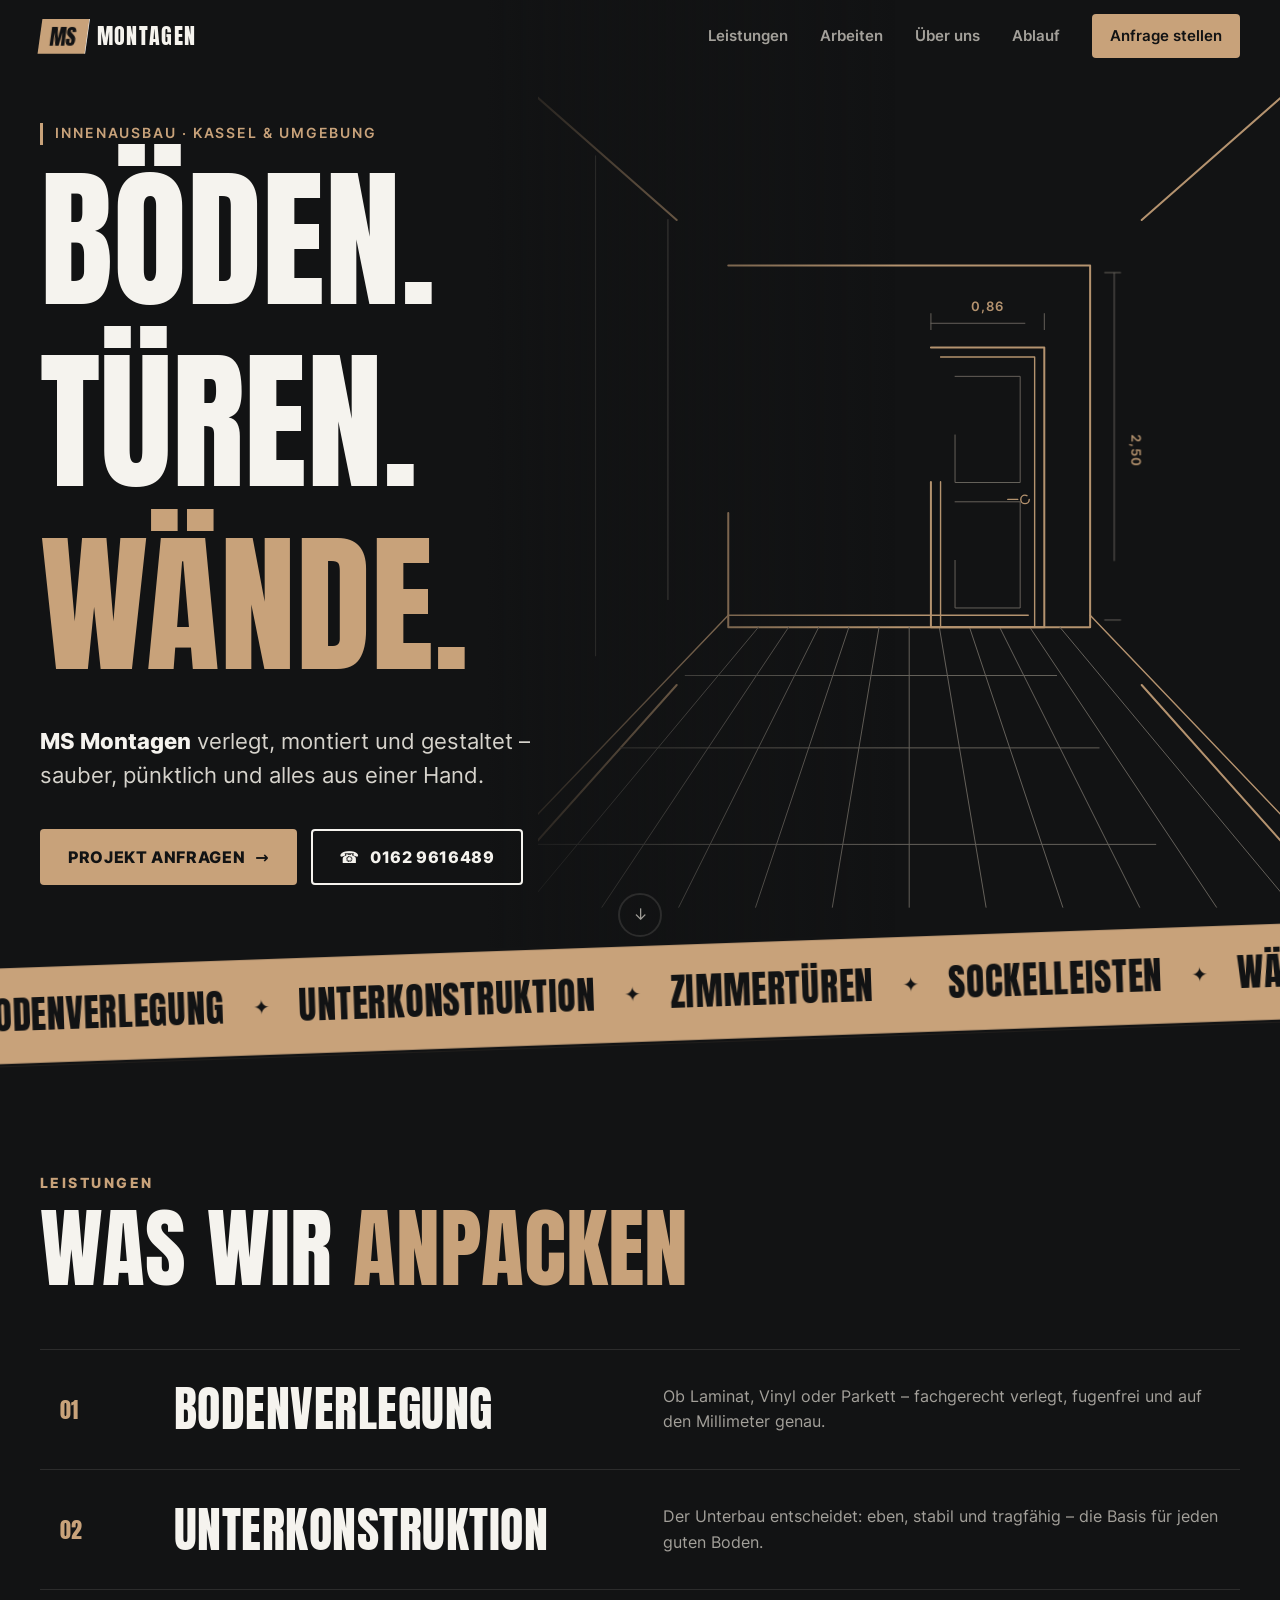
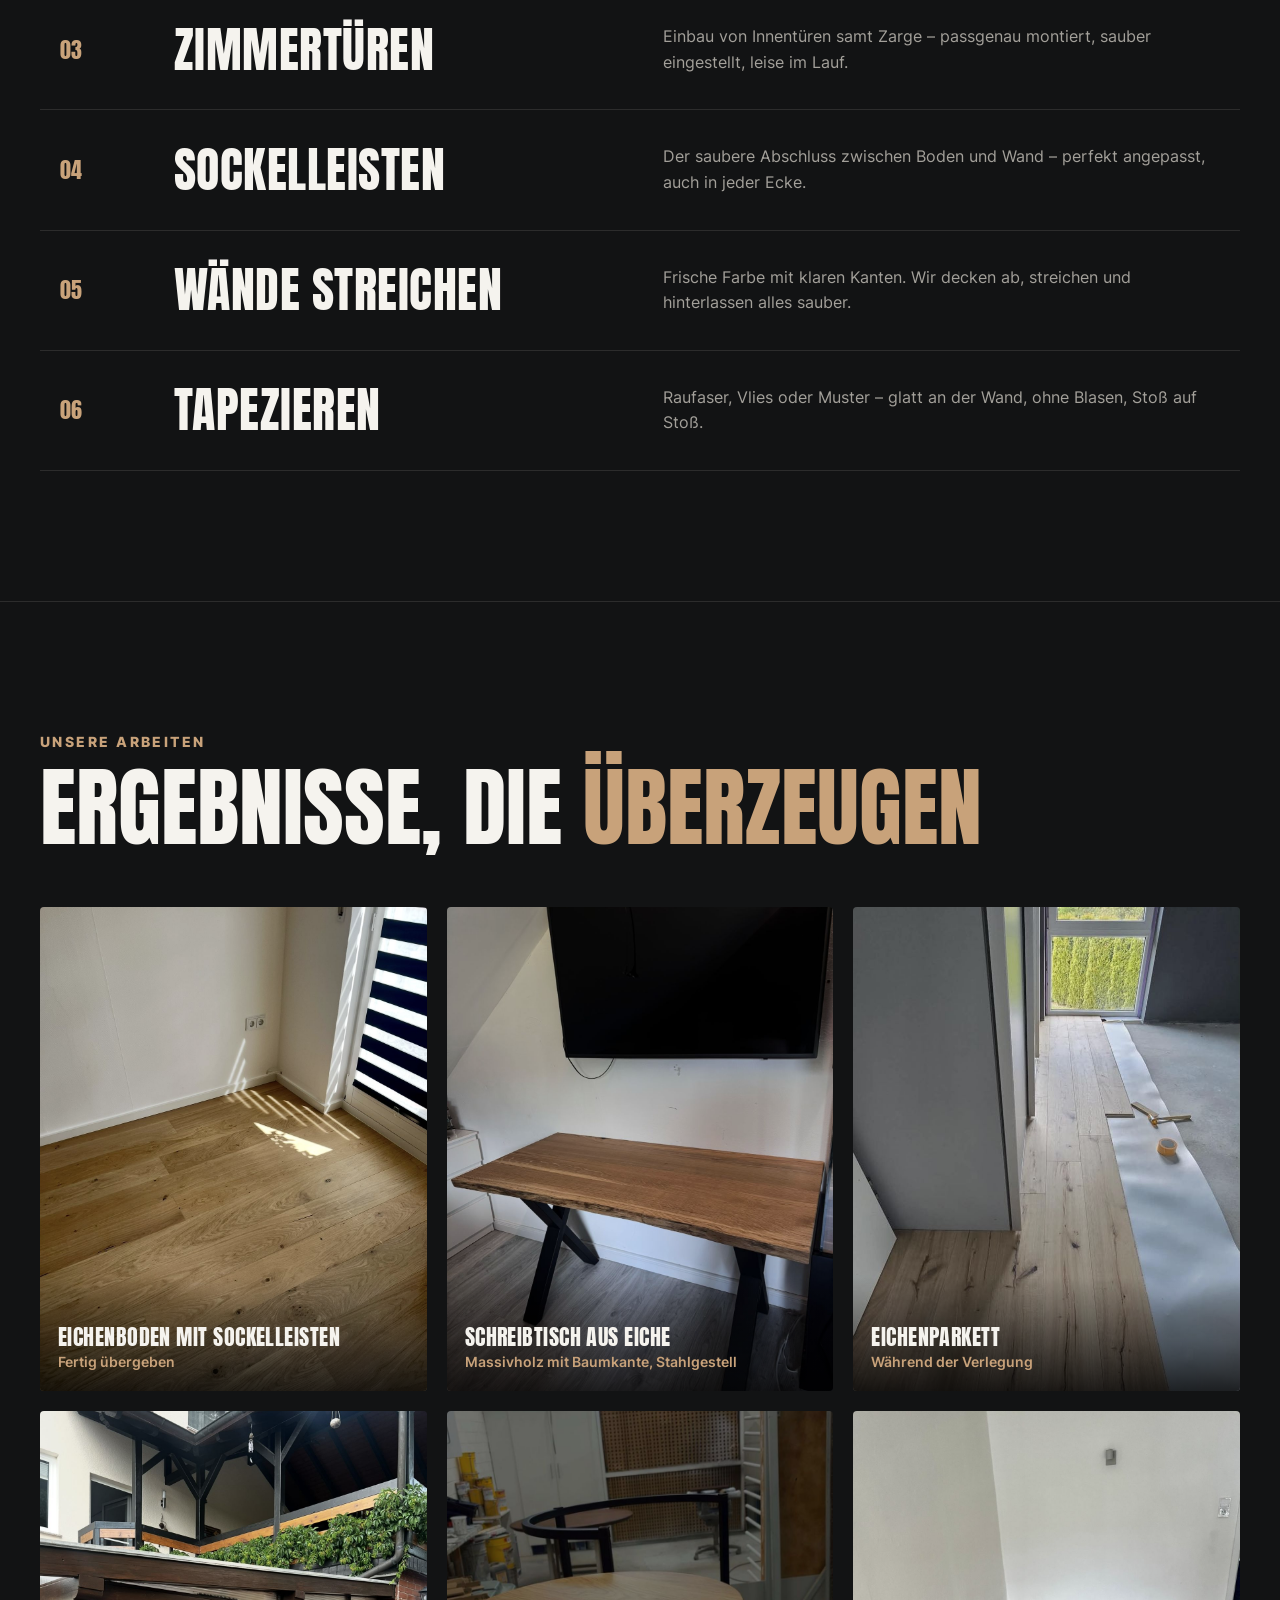
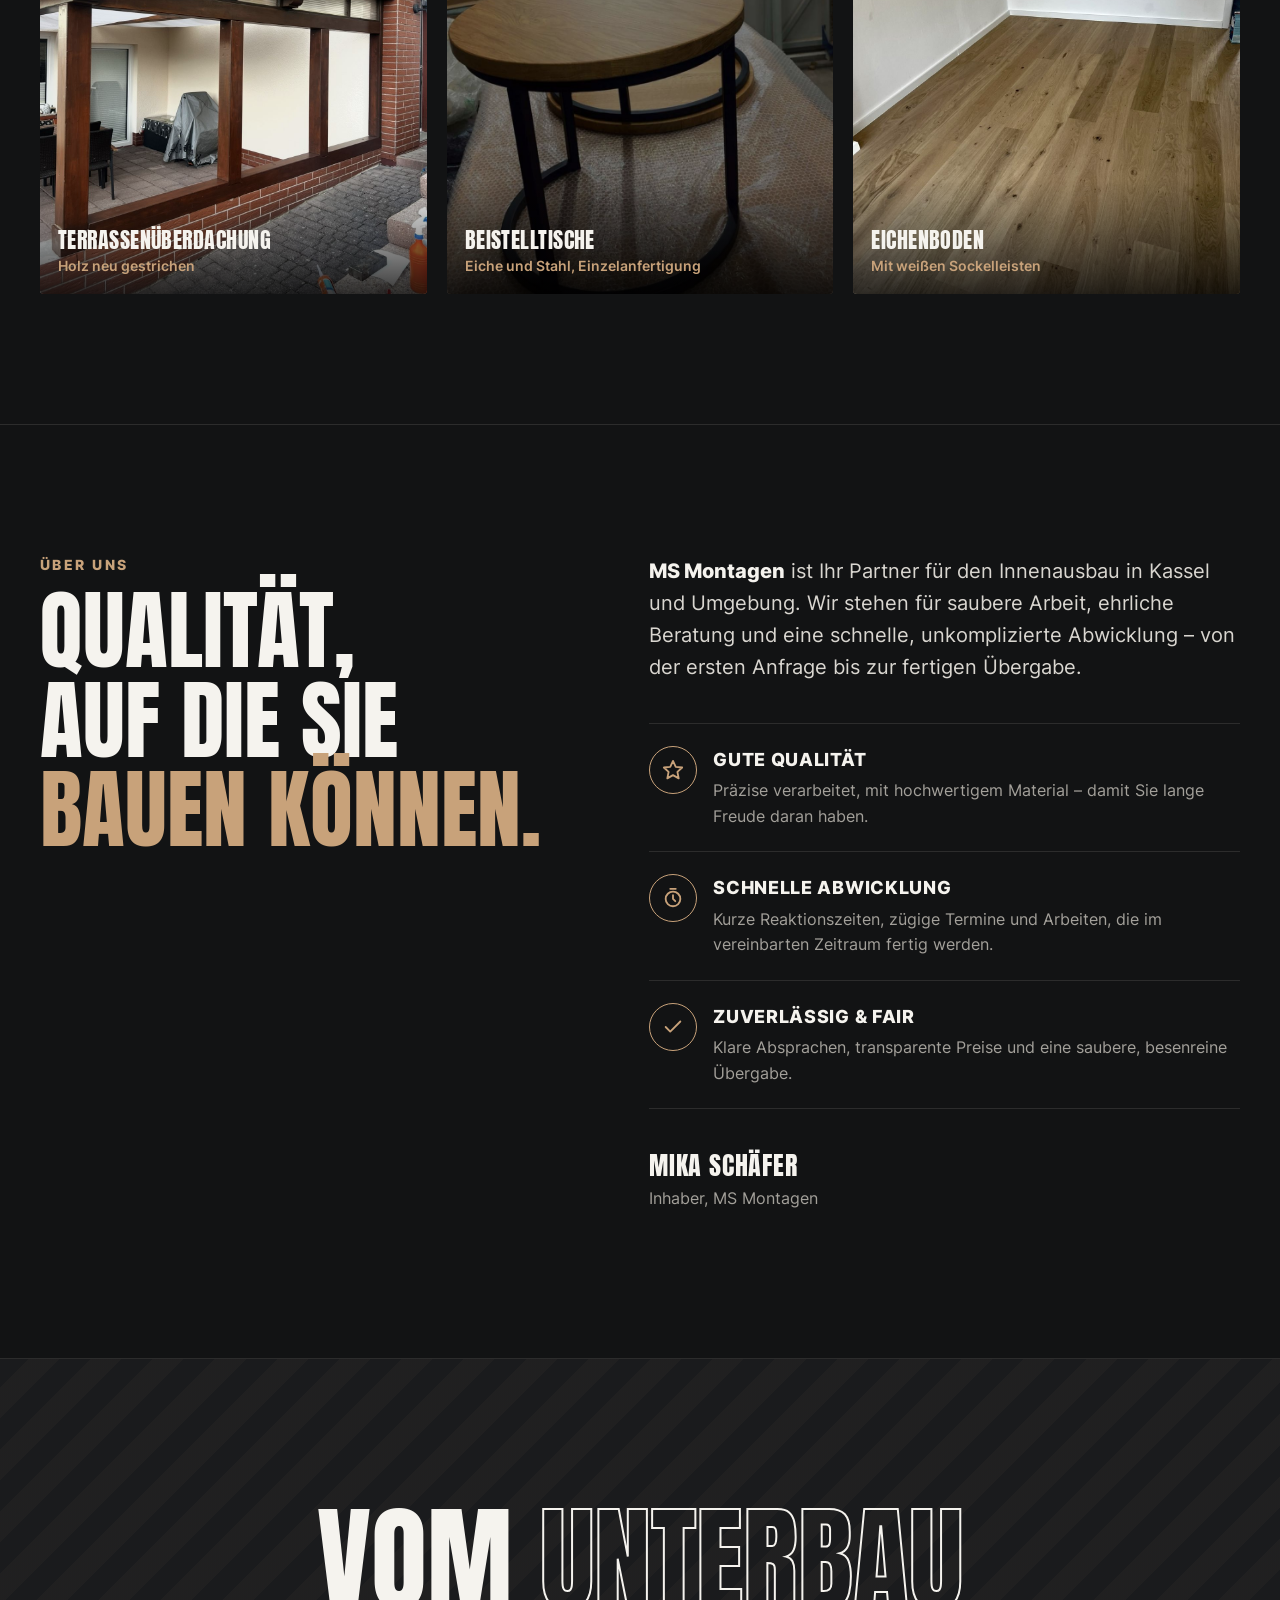
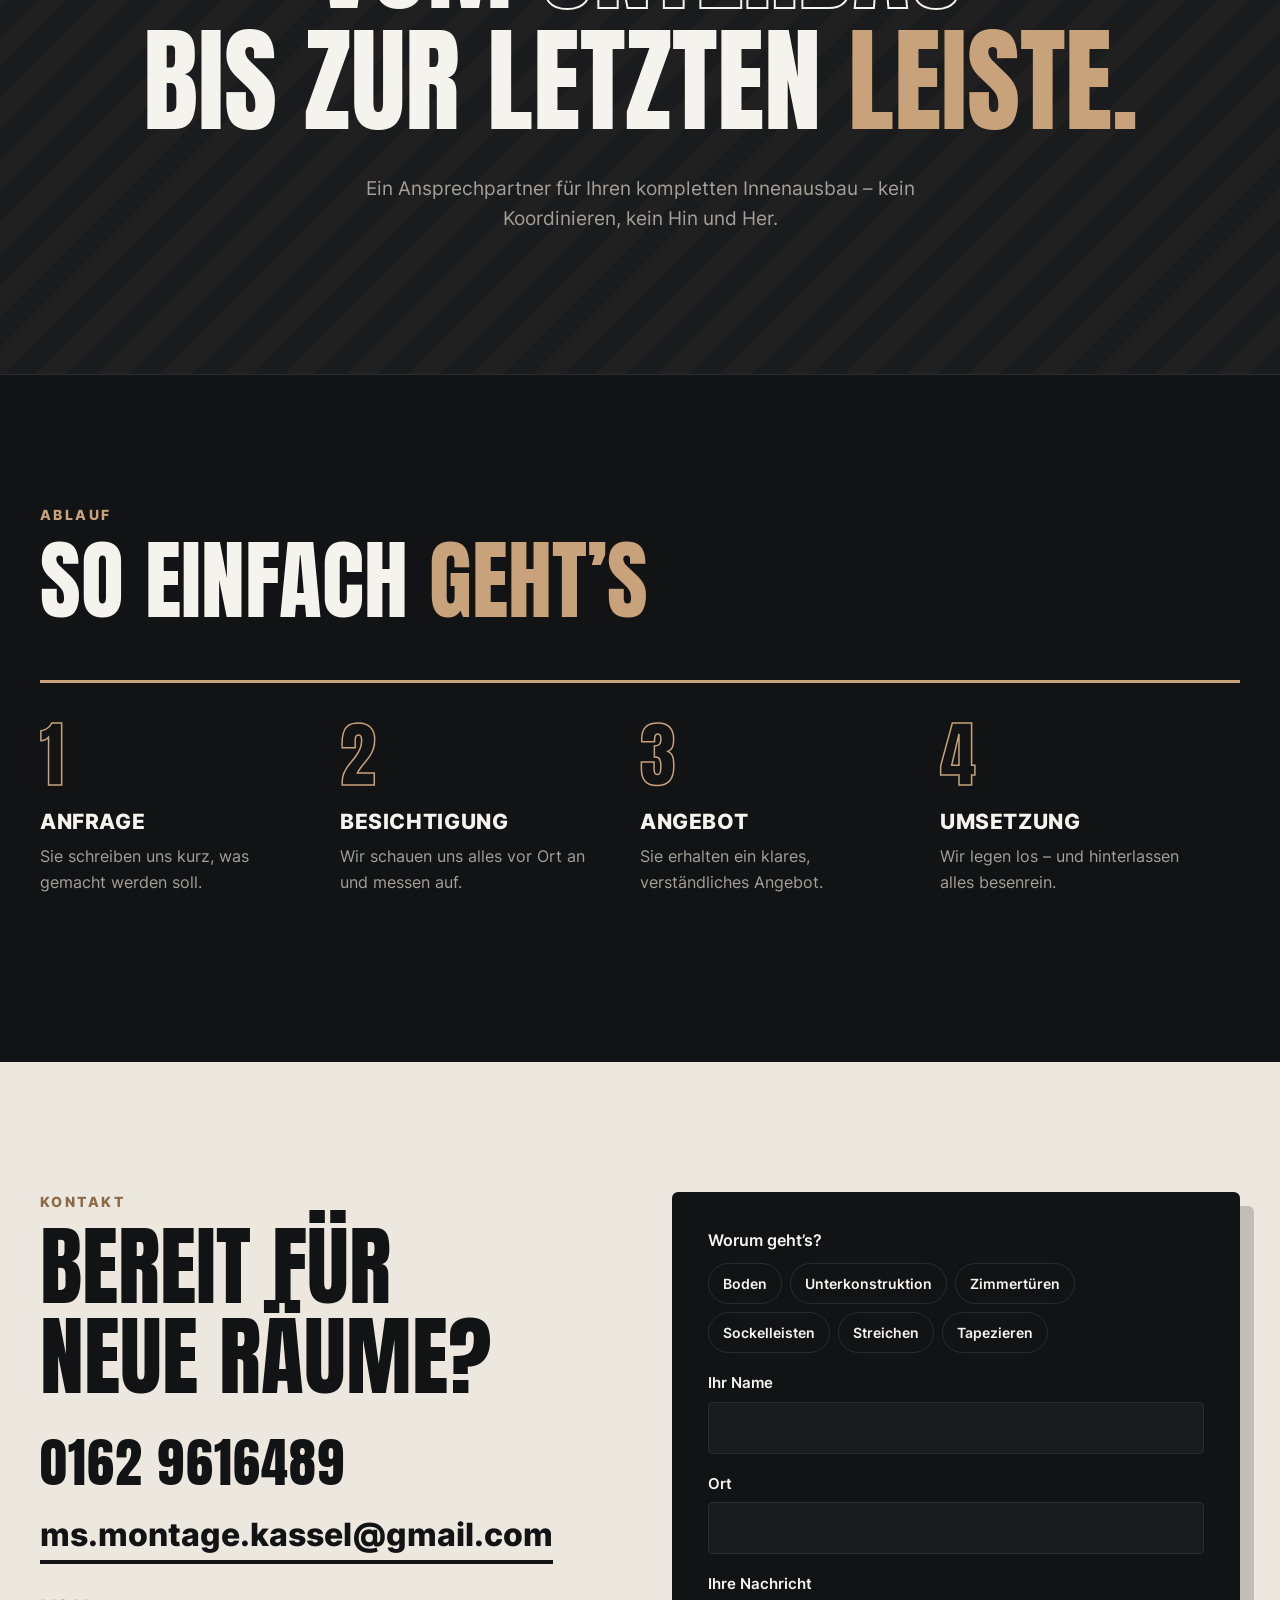
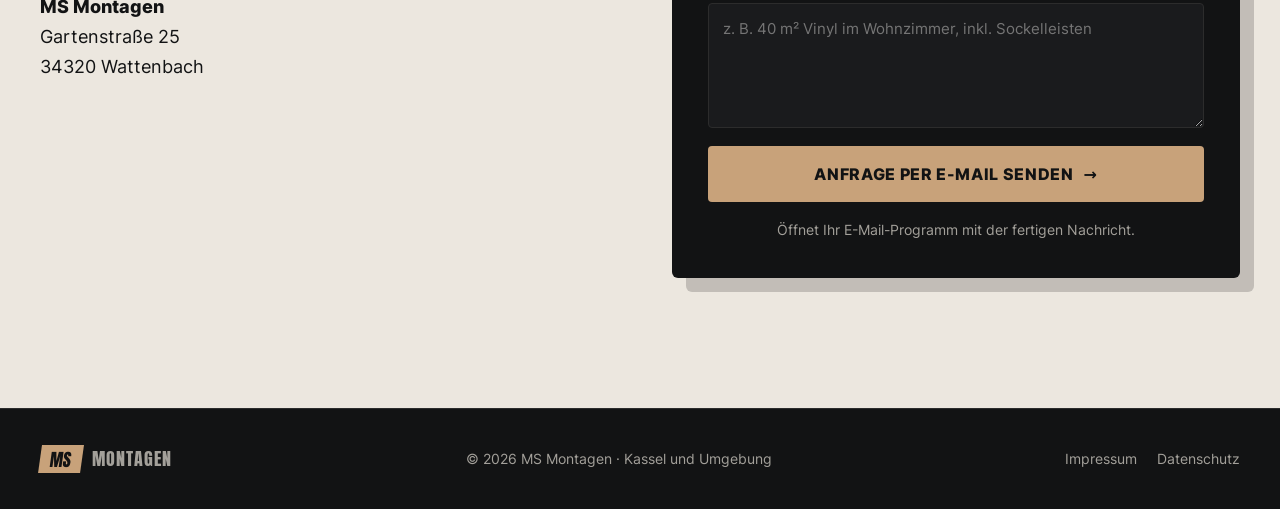
<file: index.html>
<!doctype html>
<html lang="de">
<head>
  <meta charset="utf-8">
  <meta name="viewport" content="width=device-width, initial-scale=1">
  <title>MS Montagen – Böden, Türen, Wände | Kassel und Umgebung</title>
  <meta name="description" content="MS Montagen – Innenausbau in Kassel und Umgebung: Bodenverlegung, Unterkonstruktion, Zimmertüren, Sockelleisten, Wände streichen und Tapezieren – Innenausbau aus einer Hand.">
  <meta name="theme-color" content="#121314">
  <link rel="preload" href="fonts/anton.woff2" as="font" type="font/woff2" crossorigin>
  <link rel="stylesheet" href="style.css">
  <link rel="canonical" href="https://ms-montagen-kassel.de/">
  <link rel="icon" href="favicon.svg" type="image/svg+xml">
  <meta property="og:type" content="website">
  <meta property="og:locale" content="de_DE">
  <meta property="og:url" content="https://ms-montagen-kassel.de/">
  <meta property="og:title" content="MS Montagen – Böden, Türen, Wände | Kassel und Umgebung">
  <meta property="og:description" content="Bodenverlegung, Unterkonstruktion, Zimmertüren, Sockelleisten, Wände streichen und Tapezieren – Innenausbau aus einer Hand in Kassel und Umgebung.">
  <meta property="og:image" content="https://ms-montagen-kassel.de/bilder/eichenboden-fertig.jpg">
  <script type="application/ld+json">
  {
    "@context": "https://schema.org",
    "@type": "HomeAndConstructionBusiness",
    "name": "MS Montagen",
    "url": "https://ms-montagen-kassel.de/",
    "image": "https://ms-montagen-kassel.de/bilder/eichenboden-fertig.jpg",
    "telephone": "+49 162 9616489",
    "email": "ms.montage.kassel@gmail.com",
    "founder": { "@type": "Person", "name": "Mika Schäfer" },
    "address": {
      "@type": "PostalAddress",
      "streetAddress": "Gartenstraße 25",
      "postalCode": "34320",
      "addressLocality": "Wattenbach",
      "addressRegion": "Hessen",
      "addressCountry": "DE"
    },
    "areaServed": { "@type": "City", "name": "Kassel und Umgebung" },
    "description": "Innenausbau: Bodenverlegung, Unterkonstruktion, Zimmertüren, Sockelleisten, Wände streichen und Tapezieren."
  }
  </script>
</head>
<body>
  <header class="site-header">
    <div class="container nav">
      <a href="#start" class="logo" aria-label="MS Montagen – zum Seitenanfang">
        <span class="logo-mark">MS</span>
        <span class="logo-text">Montagen</span>
      </a>
      <button class="nav-toggle" aria-label="Menü öffnen" aria-expanded="false" aria-controls="nav-links">
        <span></span><span></span>
      </button>
      <nav class="nav-links" id="nav-links">
        <a href="#leistungen">Leistungen</a>
        <a href="#arbeiten">Arbeiten</a>
        <a href="#ueber-uns">Über uns</a>
        <a href="#ablauf">Ablauf</a>
        <a href="#kontakt" class="nav-cta">Anfrage stellen</a>
      </nav>
    </div>
  </header>

  <main>
    <!-- HERO -->
    <section id="start" class="hero">
      <div class="sketch" aria-hidden="true">
        <svg viewBox="0 0 800 800" preserveAspectRatio="xMidYMid slice">
          <path class="ln strong" d="M0.0 0.0L250.0 220.0" pathLength="1" style="--d:0.00s"/>
          <path class="ln strong" d="M800.0 0.0L550.0 220.0" pathLength="1" style="--d:0.00s"/>
          <path class="ln strong" d="M0.0 800.0L250.0 520.0" pathLength="1" style="--d:0.00s"/>
          <path class="ln strong" d="M800.0 800.0L550.0 520.0" pathLength="1" style="--d:0.00s"/>
          <path class="ln strong" d="M250 220H550V520H250Z" pathLength="1" style="--d:0.25s"/>
          <path class="ln thin" d="M275.0 520.0L41.7 800.0" pathLength="1" style="--d:0.60s"/>
          <path class="ln thin" d="M300.0 520.0L113.3 800.0" pathLength="1" style="--d:0.64s"/>
          <path class="ln thin" d="M325.0 520.0L185.0 800.0" pathLength="1" style="--d:0.68s"/>
          <path class="ln thin" d="M350.0 520.0L256.7 800.0" pathLength="1" style="--d:0.72s"/>
          <path class="ln thin" d="M375.0 520.0L328.3 800.0" pathLength="1" style="--d:0.76s"/>
          <path class="ln thin" d="M400.0 520.0L400.0 800.0" pathLength="1" style="--d:0.80s"/>
          <path class="ln thin" d="M425.0 520.0L471.7 800.0" pathLength="1" style="--d:0.84s"/>
          <path class="ln thin" d="M450.0 520.0L543.3 800.0" pathLength="1" style="--d:0.88s"/>
          <path class="ln thin" d="M475.0 520.0L615.0 800.0" pathLength="1" style="--d:0.92s"/>
          <path class="ln thin" d="M500.0 520.0L686.7 800.0" pathLength="1" style="--d:0.96s"/>
          <path class="ln thin" d="M525.0 520.0L758.3 800.0" pathLength="1" style="--d:1.00s"/>
          <path class="ln thin" d="M214.3 560.0L585.7 560.0" pathLength="1" style="--d:1.00s"/>
          <path class="ln thin" d="M160.7 620.0L639.3 620.0" pathLength="1" style="--d:1.08s"/>
          <path class="ln thin" d="M89.3 700.0L710.7 700.0" pathLength="1" style="--d:1.16s"/>
          <path class="ln" d="M250.0 510.0L550.0 510.0" pathLength="1" style="--d:1.30s"/>
          <path class="ln" d="M250.0 510.0L0.0 771.3" pathLength="1" style="--d:1.35s"/>
          <path class="ln" d="M550.0 510.0L800.0 771.3" pathLength="1" style="--d:1.35s"/>
          <path class="ln strong" d="M418 288H512V520H418Z" pathLength="1" style="--d:1.50s"/>
          <path class="ln" d="M426 296H504V520H426Z" pathLength="1" style="--d:1.65s"/>
          <path class="ln thin" d="M438 312H492V400H438Z" pathLength="1" style="--d:1.80s"/>
          <path class="ln thin" d="M438 416H492V504H438Z" pathLength="1" style="--d:1.85s"/>
          <circle class="ln" cx="496" cy="414" r="3.5" pathLength="1" style="--d:2.00s"/>
          <path class="ln" d="M490.0 414.0L480.0 414.0" pathLength="1" style="--d:2.00s"/>
          <path class="ln thin" d="M70.0 67.6L70.0 707.6" pathLength="1" style="--d:1.90s"/>
          <path class="ln thin" d="M140.0 129.2L140.0 629.2" pathLength="1" style="--d:1.98s"/>
          <path class="ln thin" d="M200.0 182.0L200.0 562.0" pathLength="1" style="--d:2.06s"/>
          <path class="ln thin" d="M418.0 268.0L512.0 268.0" pathLength="1" style="--d:2.40s"/>
          <path class="ln thin" d="M418.0 260.0L418.0 276.0" pathLength="1" style="--d:2.40s"/>
          <path class="ln thin" d="M512.0 260.0L512.0 276.0" pathLength="1" style="--d:2.40s"/>
          <text class="dim" x="465" y="258" text-anchor="middle" style="--d:2.60s">0,86</text>
          <path class="ln thin" d="M570.0 226.0L570.0 514.0" pathLength="1" style="--d:2.50s"/>
          <path class="ln thin" d="M562.0 226.0L578.0 226.0" pathLength="1" style="--d:2.50s"/>
          <path class="ln thin" d="M562.0 514.0L578.0 514.0" pathLength="1" style="--d:2.50s"/>
          <text class="dim" x="584" y="374" transform="rotate(90 584 374)" text-anchor="middle" style="--d:2.70s">2,50</text>
        </svg>
      </div>
      <div class="container hero-content">
        <p class="tag">Innenausbau · Kassel &amp; Umgebung</p>
        <h1 class="hero-title">
          <span class="line">Böden.</span>
          <span class="line">Türen.</span>
          <span class="line hl">Wände.</span>
        </h1>
        <p class="hero-lead">
          <strong>MS Montagen</strong> verlegt, montiert und gestaltet –
          sauber, pünktlich und alles aus einer Hand.
        </p>
        <div class="actions">
          <a href="#kontakt" class="btn btn-accent">Projekt anfragen <span aria-hidden="true">→</span></a>
          <a href="tel:+491629616489" class="btn btn-line"><span aria-hidden="true">☎</span> 0162 9616489</a>
        </div>
      </div>
      <a href="#leistungen" class="scroll-hint" aria-label="Weiter nach unten">↓</a>
    </section>

    <!-- LAUFBAND -->
    <div class="marquee" aria-hidden="true">
      <div class="marquee-track">
        <span>Bodenverlegung</span><i>✦</i><span>Unterkonstruktion</span><i>✦</i><span>Zimmertüren</span><i>✦</i><span>Sockelleisten</span><i>✦</i><span>Wände streichen</span><i>✦</i><span>Tapezieren</span><i>✦</i>
        <span>Bodenverlegung</span><i>✦</i><span>Unterkonstruktion</span><i>✦</i><span>Zimmertüren</span><i>✦</i><span>Sockelleisten</span><i>✦</i><span>Wände streichen</span><i>✦</i><span>Tapezieren</span><i>✦</i>
      </div>
    </div>

    <!-- LEISTUNGEN -->
    <section id="leistungen" class="section">
      <div class="container">
        <div class="section-head reveal">
          <p class="kicker">Leistungen</p>
          <h2>Was wir <span class="hl-text">anpacken</span></h2>
        </div>

        <ol class="services">
          <li class="service reveal">
            <span class="num">01</span>
            <h3>Bodenverlegung</h3>
            <p>Ob Laminat, Vinyl oder Parkett – fachgerecht verlegt, fugenfrei und auf den Millimeter genau.</p>
          </li>
          <li class="service reveal">
            <span class="num">02</span>
            <h3>Unterkonstruktion</h3>
            <p>Der Unterbau entscheidet: eben, stabil und tragfähig – die Basis für jeden guten Boden.</p>
          </li>
          <li class="service reveal">
            <span class="num">03</span>
            <h3>Zimmertüren</h3>
            <p>Einbau von Innentüren samt Zarge – passgenau montiert, sauber eingestellt, leise im Lauf.</p>
          </li>
          <li class="service reveal">
            <span class="num">04</span>
            <h3>Sockelleisten</h3>
            <p>Der saubere Abschluss zwischen Boden und Wand – perfekt angepasst, auch in jeder Ecke.</p>
          </li>
          <li class="service reveal">
            <span class="num">05</span>
            <h3>Wände streichen</h3>
            <p>Frische Farbe mit klaren Kanten. Wir decken ab, streichen und hinterlassen alles sauber.</p>
          </li>
          <li class="service reveal">
            <span class="num">06</span>
            <h3>Tapezieren</h3>
            <p>Raufaser, Vlies oder Muster – glatt an der Wand, ohne Blasen, Stoß auf Stoß.</p>
          </li>
        </ol>
      </div>
    </section>

    <!-- ARBEITEN -->
    <section id="arbeiten" class="section gallery-section">
      <div class="container">
        <div class="section-head reveal">
          <p class="kicker">Unsere Arbeiten</p>
          <h2>Ergebnisse, die <span class="hl-text">überzeugen</span></h2>
        </div>
        <div class="gallery">
          <figure class="shot reveal">
            <button type="button" class="shot-btn" data-src="bilder/eichenboden-fertig.jpg" aria-label="Bild vergrößern: Eichenboden mit Sockelleisten">
              <img src="bilder/eichenboden-fertig.jpg" alt="Eichenboden mit Sockelleisten – Fertig übergeben" width="1170" height="1560" loading="lazy" decoding="async">
            </button>
            <figcaption><strong>Eichenboden mit Sockelleisten</strong><span>Fertig übergeben</span></figcaption>
          </figure>
          <figure class="shot reveal">
            <button type="button" class="shot-btn" data-src="bilder/schreibtisch-eiche.jpg" aria-label="Bild vergrößern: Schreibtisch aus Eiche">
              <img src="bilder/schreibtisch-eiche.jpg" alt="Schreibtisch aus Eiche – Massivholz mit Baumkante, Stahlgestell" width="1170" height="1558" loading="lazy" decoding="async">
            </button>
            <figcaption><strong>Schreibtisch aus Eiche</strong><span>Massivholz mit Baumkante, Stahlgestell</span></figcaption>
          </figure>
          <figure class="shot reveal">
            <button type="button" class="shot-btn" data-src="bilder/parkett-verlegung.jpg" aria-label="Bild vergrößern: Eichenparkett">
              <img src="bilder/parkett-verlegung.jpg" alt="Eichenparkett – Während der Verlegung" width="739" height="1600" loading="lazy" decoding="async">
            </button>
            <figcaption><strong>Eichenparkett</strong><span>Während der Verlegung</span></figcaption>
          </figure>
          <figure class="shot reveal">
            <button type="button" class="shot-btn" data-src="bilder/terrassenueberdachung.jpg" aria-label="Bild vergrößern: Terrassenüberdachung">
              <img src="bilder/terrassenueberdachung.jpg" alt="Terrassenüberdachung – Holz neu gestrichen" width="1170" height="1560" loading="lazy" decoding="async">
            </button>
            <figcaption><strong>Terrassenüberdachung</strong><span>Holz neu gestrichen</span></figcaption>
          </figure>
          <figure class="shot reveal">
            <button type="button" class="shot-btn" data-src="bilder/beistelltische-eiche.jpg" aria-label="Bild vergrößern: Beistelltische">
              <img src="bilder/beistelltische-eiche.jpg" alt="Beistelltische – Eiche und Stahl, Einzelanfertigung" width="900" height="1600" loading="lazy" decoding="async">
            </button>
            <figcaption><strong>Beistelltische</strong><span>Eiche und Stahl, Einzelanfertigung</span></figcaption>
          </figure>
          <figure class="shot reveal">
            <button type="button" class="shot-btn" data-src="bilder/eichenboden-sockelleisten.jpg" aria-label="Bild vergrößern: Eichenboden">
              <img src="bilder/eichenboden-sockelleisten.jpg" alt="Eichenboden – Mit weißen Sockelleisten" width="1170" height="1560" loading="lazy" decoding="async">
            </button>
            <figcaption><strong>Eichenboden</strong><span>Mit weißen Sockelleisten</span></figcaption>
          </figure>
        </div>
      </div>
    </section>

    <dialog class="lightbox" id="lightbox" aria-label="Bildansicht">
      <button type="button" class="lb-close" aria-label="Schließen">✕</button>
      <img alt="">
    </dialog>

    <!-- ÜBER UNS -->
    <section id="ueber-uns" class="about">
      <div class="container about-grid">
        <div class="section-head reveal">
          <p class="kicker">Über uns</p>
          <h2>Qualität,<br>auf die Sie<br><span class="hl-text">bauen können.</span></h2>
        </div>
        <div class="reveal">
          <p class="about-lead">
            <strong>MS Montagen</strong> ist Ihr Partner für den Innenausbau in Kassel und Umgebung.
            Wir stehen für saubere Arbeit, ehrliche Beratung und eine schnelle, unkomplizierte Abwicklung –
            von der ersten Anfrage bis zur fertigen Übergabe.
          </p>
          <ul class="values">
            <li>
              <span class="v-icon" aria-hidden="true"><svg viewBox="0 0 24 24" fill="none" stroke="currentColor" stroke-width="2" stroke-linecap="round" stroke-linejoin="round"><path d="M12 2l3 6.5 7 .8-5.2 4.8 1.4 7L12 17.6 5.8 21.1l1.4-7L2 9.3l7-.8z"/></svg></span>
              <div><h3>Gute Qualität</h3><p>Präzise verarbeitet, mit hochwertigem Material – damit Sie lange Freude daran haben.</p></div>
            </li>
            <li>
              <span class="v-icon" aria-hidden="true"><svg viewBox="0 0 24 24" fill="none" stroke="currentColor" stroke-width="2" stroke-linecap="round" stroke-linejoin="round"><circle cx="12" cy="13" r="8"/><path d="M12 9v4l2.5 2.5M9 2h6"/></svg></span>
              <div><h3>Schnelle Abwicklung</h3><p>Kurze Reaktionszeiten, zügige Termine und Arbeiten, die im vereinbarten Zeitraum fertig werden.</p></div>
            </li>
            <li>
              <span class="v-icon" aria-hidden="true"><svg viewBox="0 0 24 24" fill="none" stroke="currentColor" stroke-width="2" stroke-linecap="round" stroke-linejoin="round"><path d="M20 6L9 17l-5-5"/></svg></span>
              <div><h3>Zuverlässig &amp; fair</h3><p>Klare Absprachen, transparente Preise und eine saubere, besenreine Übergabe.</p></div>
            </li>
          </ul>
          <p class="signature"><strong>Mika Schäfer</strong>Inhaber, MS Montagen</p>
        </div>
      </div>
    </section>

    <!-- STATEMENT -->
    <section class="statement">
      <div class="container">
        <p class="big-quote reveal">
          Vom <span class="outline">Unterbau</span><br>
          bis zur letzten <span class="hl-text">Leiste.</span>
        </p>
        <p class="statement-sub reveal">Ein Ansprechpartner für Ihren kompletten Innenausbau – kein Koordinieren, kein Hin und Her.</p>
      </div>
    </section>

    <!-- ABLAUF -->
    <section id="ablauf" class="section">
      <div class="container">
        <div class="section-head reveal">
          <p class="kicker">Ablauf</p>
          <h2>So einfach <span class="hl-text">geht’s</span></h2>
        </div>
        <div class="steps">
          <div class="step reveal">
            <span class="step-num">1</span>
            <h3>Anfrage</h3>
            <p>Sie schreiben uns kurz, was gemacht werden soll.</p>
          </div>
          <div class="step reveal">
            <span class="step-num">2</span>
            <h3>Besichtigung</h3>
            <p>Wir schauen uns alles vor Ort an und messen auf.</p>
          </div>
          <div class="step reveal">
            <span class="step-num">3</span>
            <h3>Angebot</h3>
            <p>Sie erhalten ein klares, verständliches Angebot.</p>
          </div>
          <div class="step reveal">
            <span class="step-num">4</span>
            <h3>Umsetzung</h3>
            <p>Wir legen los – und hinterlassen alles besenrein.</p>
          </div>
        </div>
      </div>
    </section>

    <!-- KONTAKT -->
    <section id="kontakt" class="contact">
      <div class="container contact-grid">
        <div class="contact-info reveal">
          <p class="kicker dark">Kontakt</p>
          <h2>Bereit für<br>neue Räume?</h2>
          <a class="phone-big" href="tel:+491629616489">0162 9616489</a>
          <a class="mail-big" href="mailto:ms.montage.kassel@gmail.com">ms.montage.kassel@gmail.com</a>
          <address>
            <strong>MS Montagen</strong><br>
            Gartenstraße 25<br>
            34320 Wattenbach
          </address>
        </div>

        <form class="contact-form reveal" id="contact-form">
          <fieldset class="chips">
            <legend>Worum geht’s?</legend>
            <label><input type="checkbox" name="leistung" value="Bodenverlegung"><span>Boden</span></label>
            <label><input type="checkbox" name="leistung" value="Unterkonstruktion"><span>Unterkonstruktion</span></label>
            <label><input type="checkbox" name="leistung" value="Zimmertüren"><span>Zimmertüren</span></label>
            <label><input type="checkbox" name="leistung" value="Sockelleisten"><span>Sockelleisten</span></label>
            <label><input type="checkbox" name="leistung" value="Wände streichen"><span>Streichen</span></label>
            <label><input type="checkbox" name="leistung" value="Tapezieren"><span>Tapezieren</span></label>
          </fieldset>
          <label class="field">Ihr Name
            <input type="text" name="name" autocomplete="name" required>
          </label>
          <label class="field">Ort
            <input type="text" name="ort" autocomplete="address-level2">
          </label>
          <label class="field">Ihre Nachricht
            <textarea name="nachricht" rows="4" placeholder="z. B. 40 m² Vinyl im Wohnzimmer, inkl. Sockelleisten" required></textarea>
          </label>
          <button type="submit" class="btn btn-black">Anfrage per E-Mail senden <span aria-hidden="true">→</span></button>
          <p class="form-note">Öffnet Ihr E-Mail-Programm mit der fertigen Nachricht.</p>
        </form>
      </div>
    </section>
  </main>

  <footer class="site-footer">
    <div class="container footer-inner">
      <span class="logo small"><span class="logo-mark">MS</span><span class="logo-text">Montagen</span></span>
      <span>© <span id="year"></span> MS Montagen · Kassel und Umgebung</span>
      <nav><a href="impressum.html">Impressum</a><a href="datenschutz.html">Datenschutz</a></nav>
    </div>
  </footer>

  <a href="tel:+491629616489" class="call-fab" aria-label="Jetzt anrufen: 0162 9616489">
    <svg viewBox="0 0 24 24" fill="none" stroke="currentColor" stroke-width="2" stroke-linecap="round" stroke-linejoin="round" aria-hidden="true"><path d="M22 16.9v3a2 2 0 0 1-2.2 2 19.8 19.8 0 0 1-8.6-3.1 19.5 19.5 0 0 1-6-6A19.8 19.8 0 0 1 2.1 4.2 2 2 0 0 1 4.1 2h3a2 2 0 0 1 2 1.7c.1.9.4 1.8.7 2.7a2 2 0 0 1-.5 2.1L8 9.8a16 16 0 0 0 6 6l1.3-1.3a2 2 0 0 1 2.1-.4c.9.3 1.8.6 2.7.7a2 2 0 0 1 1.7 2z"/></svg>
    <span>Anrufen</span>
  </a>

  <script src="script.js"></script>
</body>
</html>
</file>
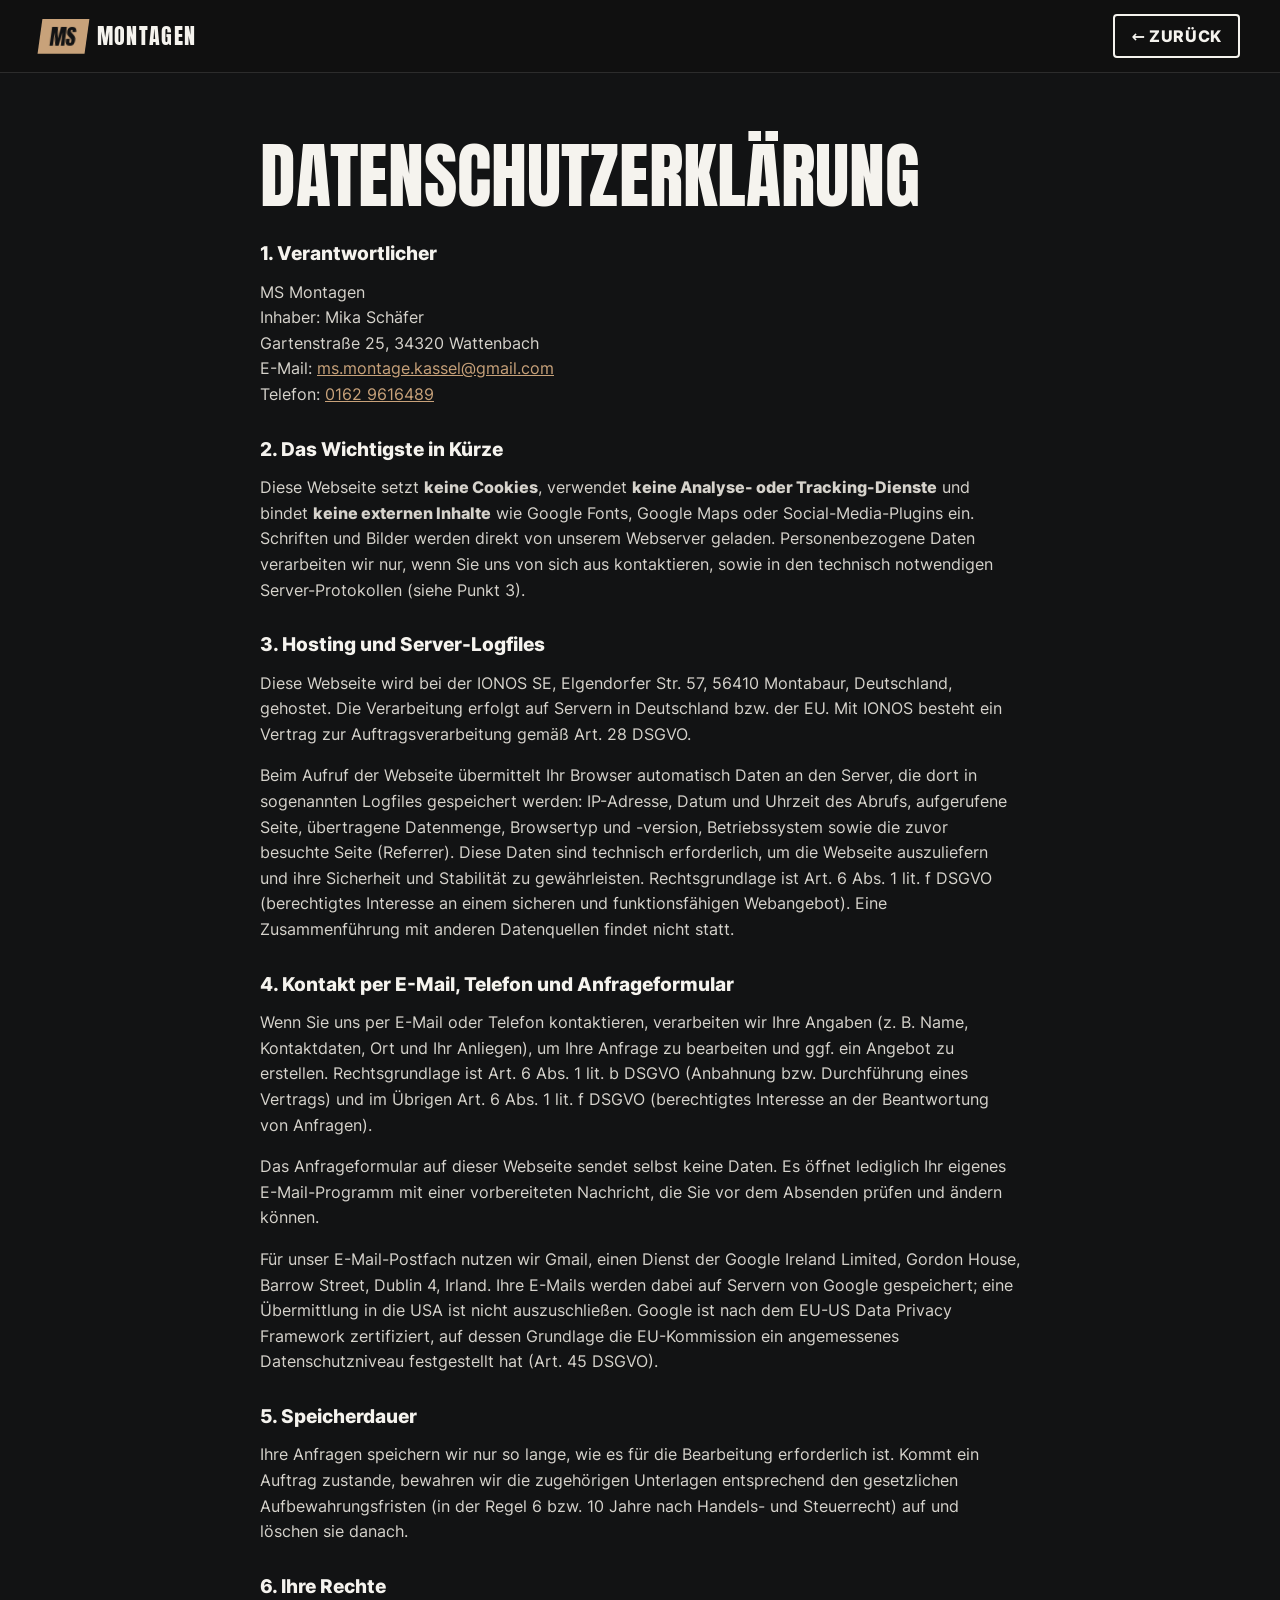
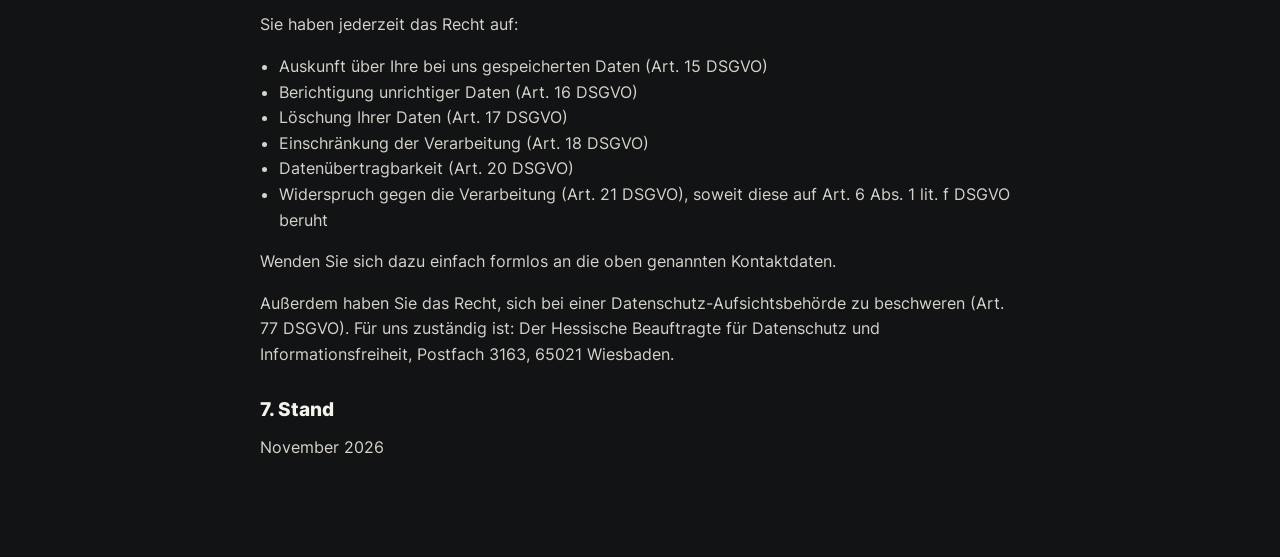
<file: datenschutz.html>
<!doctype html>
<html lang="de">
<head>
  <meta charset="utf-8">
  <meta name="viewport" content="width=device-width, initial-scale=1">
  <title>Datenschutz – MS Montagen</title>
  <meta name="robots" content="noindex">
  <link rel="stylesheet" href="style.css">
  <link rel="icon" href="favicon.svg" type="image/svg+xml">
</head>
<body>
  <header class="site-header scrolled">
    <div class="container nav">
      <a href="index.html" class="logo"><span class="logo-mark">MS</span><span class="logo-text">Montagen</span></a>
      <a href="index.html" class="btn btn-line" style="padding:10px 16px">← Zurück</a>
    </div>
  </header>
  <main class="container legal">
    <h1>Datenschutz&shy;erklärung</h1>

    <h2>1. Verantwortlicher</h2>
    <p>MS Montagen<br>
       Inhaber: Mika Schäfer<br>
       Gartenstraße 25, 34320 Wattenbach<br>
       E-Mail: <a href="mailto:ms.montage.kassel@gmail.com">ms.montage.kassel@gmail.com</a><br>
       Telefon: <a href="tel:+491629616489">0162 9616489</a></p>

    <h2>2. Das Wichtigste in Kürze</h2>
    <p>Diese Webseite setzt <strong>keine Cookies</strong>, verwendet <strong>keine Analyse- oder Tracking-Dienste</strong> und bindet <strong>keine externen Inhalte</strong> wie Google Fonts, Google Maps oder Social-Media-Plugins ein. Schriften und Bilder werden direkt von unserem Webserver geladen. Personenbezogene Daten verarbeiten wir nur, wenn Sie uns von sich aus kontaktieren, sowie in den technisch notwendigen Server-Protokollen (siehe Punkt 3).</p>

    <h2>3. Hosting und Server-Logfiles</h2>
    <p>Diese Webseite wird bei der IONOS SE, Elgendorfer Str. 57, 56410 Montabaur, Deutschland, gehostet. Die Verarbeitung erfolgt auf Servern in Deutschland bzw. der EU. Mit IONOS besteht ein Vertrag zur Auftragsverarbeitung gemäß Art. 28 DSGVO.</p>
    <p>Beim Aufruf der Webseite übermittelt Ihr Browser automatisch Daten an den Server, die dort in sogenannten Logfiles gespeichert werden: IP-Adresse, Datum und Uhrzeit des Abrufs, aufgerufene Seite, übertragene Datenmenge, Browsertyp und -version, Betriebssystem sowie die zuvor besuchte Seite (Referrer). Diese Daten sind technisch erforderlich, um die Webseite auszuliefern und ihre Sicherheit und Stabilität zu gewährleisten. Rechtsgrundlage ist Art. 6 Abs. 1 lit. f DSGVO (berechtigtes Interesse an einem sicheren und funktionsfähigen Webangebot). Eine Zusammenführung mit anderen Datenquellen findet nicht statt.</p>

    <h2>4. Kontakt per E-Mail, Telefon und Anfrageformular</h2>
    <p>Wenn Sie uns per E-Mail oder Telefon kontaktieren, verarbeiten wir Ihre Angaben (z.&nbsp;B. Name, Kontaktdaten, Ort und Ihr Anliegen), um Ihre Anfrage zu bearbeiten und ggf. ein Angebot zu erstellen. Rechtsgrundlage ist Art. 6 Abs. 1 lit. b DSGVO (Anbahnung bzw. Durchführung eines Vertrags) und im Übrigen Art. 6 Abs. 1 lit. f DSGVO (berechtigtes Interesse an der Beantwortung von Anfragen).</p>
    <p>Das Anfrageformular auf dieser Webseite sendet selbst keine Daten. Es öffnet lediglich Ihr eigenes E-Mail-Programm mit einer vorbereiteten Nachricht, die Sie vor dem Absenden prüfen und ändern können.</p>
    <p>Für unser E-Mail-Postfach nutzen wir Gmail, einen Dienst der Google Ireland Limited, Gordon House, Barrow Street, Dublin 4, Irland. Ihre E-Mails werden dabei auf Servern von Google gespeichert; eine Übermittlung in die USA ist nicht auszuschließen. Google ist nach dem EU-US Data Privacy Framework zertifiziert, auf dessen Grundlage die EU-Kommission ein angemessenes Datenschutzniveau festgestellt hat (Art. 45 DSGVO).</p>

    <h2>5. Speicherdauer</h2>
    <p>Ihre Anfragen speichern wir nur so lange, wie es für die Bearbeitung erforderlich ist. Kommt ein Auftrag zustande, bewahren wir die zugehörigen Unterlagen entsprechend den gesetzlichen Aufbewahrungsfristen (in der Regel 6 bzw. 10 Jahre nach Handels- und Steuerrecht) auf und löschen sie danach.</p>

    <h2>6. Ihre Rechte</h2>
    <p>Sie haben jederzeit das Recht auf:</p>
    <ul>
      <li>Auskunft über Ihre bei uns gespeicherten Daten (Art. 15 DSGVO)</li>
      <li>Berichtigung unrichtiger Daten (Art. 16 DSGVO)</li>
      <li>Löschung Ihrer Daten (Art. 17 DSGVO)</li>
      <li>Einschränkung der Verarbeitung (Art. 18 DSGVO)</li>
      <li>Datenübertragbarkeit (Art. 20 DSGVO)</li>
      <li>Widerspruch gegen die Verarbeitung (Art. 21 DSGVO), soweit diese auf Art. 6 Abs. 1 lit. f DSGVO beruht</li>
    </ul>
    <p>Wenden Sie sich dazu einfach formlos an die oben genannten Kontaktdaten.</p>
    <p>Außerdem haben Sie das Recht, sich bei einer Datenschutz-Aufsichtsbehörde zu beschweren (Art. 77 DSGVO). Für uns zuständig ist: Der Hessische Beauftragte für Datenschutz und Informationsfreiheit, Postfach 3163, 65021 Wiesbaden.</p>

    <h2>7. Stand</h2>
    <p>November 2026</p>
  </main>
</body>
</html>
</file>
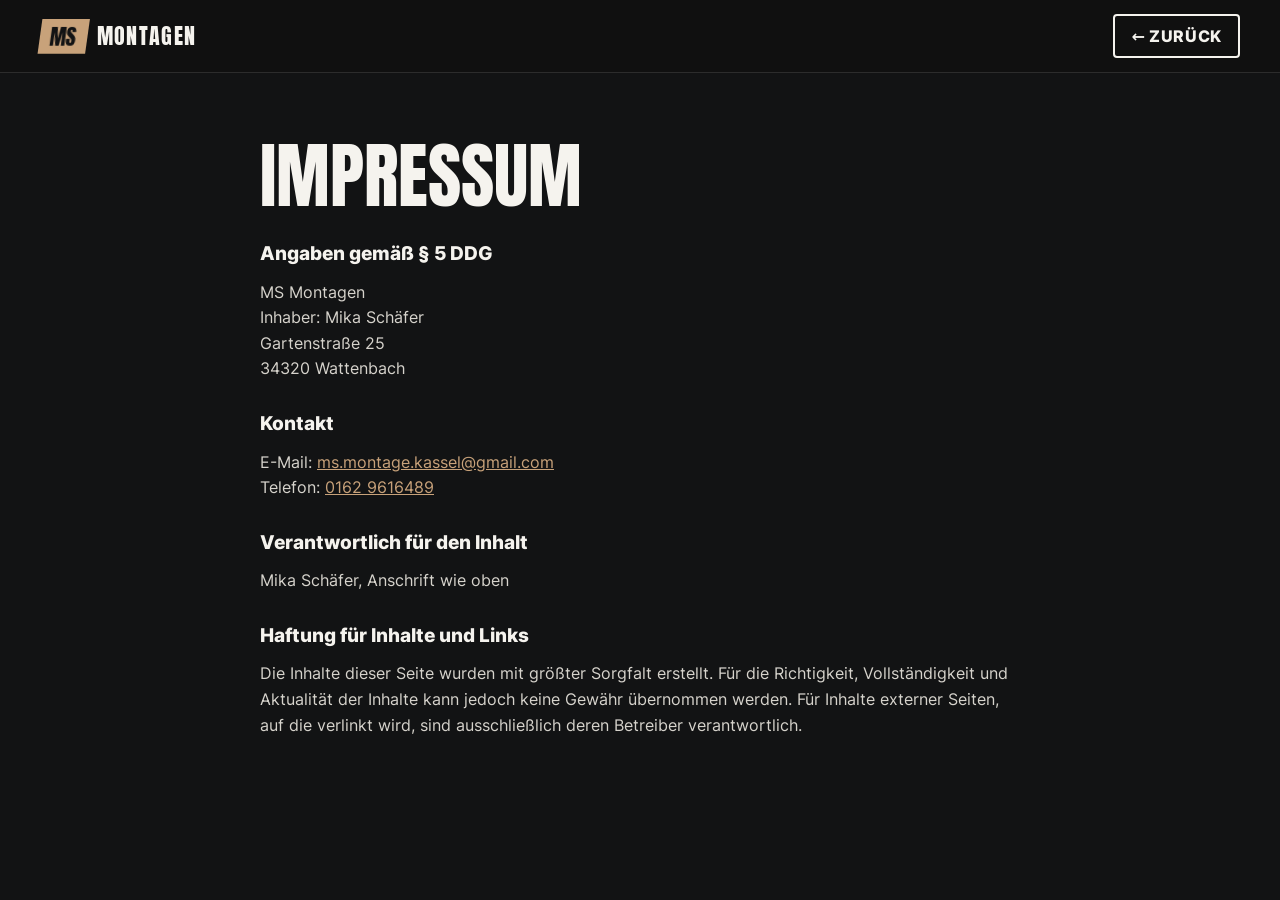
<file: impressum.html>
<!doctype html>
<html lang="de">
<head>
  <meta charset="utf-8">
  <meta name="viewport" content="width=device-width, initial-scale=1">
  <title>Impressum – MS Montagen</title>
  <meta name="robots" content="noindex">
  <link rel="stylesheet" href="style.css">
  <link rel="icon" href="favicon.svg" type="image/svg+xml">
</head>
<body>
  <header class="site-header scrolled">
    <div class="container nav">
      <a href="index.html" class="logo"><span class="logo-mark">MS</span><span class="logo-text">Montagen</span></a>
      <a href="index.html" class="btn btn-line" style="padding:10px 16px">← Zurück</a>
    </div>
  </header>
  <main class="container legal">
    <h1>Impressum</h1>
    <h2>Angaben gemäß § 5 DDG</h2>
    <p>MS Montagen<br>
       Inhaber: Mika Schäfer<br>
       Gartenstraße 25<br>
       34320 Wattenbach</p>

    <h2>Kontakt</h2>
    <p>E-Mail: <a href="mailto:ms.montage.kassel@gmail.com">ms.montage.kassel@gmail.com</a><br>
       Telefon: <a href="tel:+491629616489">0162 9616489</a></p>

    <h2>Verantwortlich für den Inhalt</h2>
    <p>Mika Schäfer, Anschrift wie oben</p>

    <h2>Haftung für Inhalte und Links</h2>
    <p>Die Inhalte dieser Seite wurden mit größter Sorgfalt erstellt. Für die Richtigkeit, Vollständigkeit und Aktualität der Inhalte kann jedoch keine Gewähr übernommen werden. Für Inhalte externer Seiten, auf die verlinkt wird, sind ausschließlich deren Betreiber verantwortlich.</p>
  </main>
</body>
</html>
</file>
<file: style.css>
/* ---------- Schriften (lokal eingebunden, keine Google-Server) ---------- */
@font-face { font-family: "Anton"; src: url("fonts/anton.woff2") format("woff2"); font-weight: 400; font-display: swap; }
@font-face { font-family: "Inter"; src: url("fonts/inter-400.woff2") format("woff2"); font-weight: 400; font-display: swap; }
@font-face { font-family: "Inter"; src: url("fonts/inter-600.woff2") format("woff2"); font-weight: 600; font-display: swap; }
@font-face { font-family: "Inter"; src: url("fonts/inter-800.woff2") format("woff2"); font-weight: 800; font-display: swap; }

:root {
  --black: #121314;
  --ink: #1b1c1e;
  --panel: #1a1b1d;
  --line: #2c2c2c;
  --white: #f5f3ee;
  --muted: #a3a09a;
  --accent: #c8a27a;       /* warmer Sand-/Bronzeton */
  --accent-dark: #8c6a48;
  --sand: #ece7df;         /* helles Steingrau für den Kontaktbereich */
  --display: "Anton", Impact, "Arial Narrow Bold", sans-serif;
  --body: "Inter", system-ui, -apple-system, "Segoe UI", Roboto, sans-serif;
}

* { box-sizing: border-box; }
html { scroll-behavior: smooth; scroll-padding-top: 72px; overflow-x: clip; }
body {
  margin: 0;
  font-family: var(--body);
  line-height: 1.6;
  color: var(--white);
  background: var(--black);
  -webkit-font-smoothing: antialiased;
  overflow-x: clip;
}
a { color: inherit; }
::selection { background: var(--accent); color: var(--black); }

.container { width: min(1200px, 100% - 32px); margin-inline: auto; }

/* ---------- Header ---------- */
.site-header {
  position: fixed; inset: 0 0 auto; z-index: 50;
  transition: background .3s, border-color .3s;
  border-bottom: 1px solid transparent;
}
.site-header.scrolled {
  background: rgb(17 17 17 / .88);
  backdrop-filter: blur(10px);
  border-color: var(--line);
}
.nav { display: flex; align-items: center; justify-content: space-between; height: 72px; }

.logo { display: inline-flex; align-items: center; gap: 10px; text-decoration: none; }
.logo-mark {
  font-family: var(--display); font-size: 1.35rem; letter-spacing: .02em;
  background: var(--accent); color: var(--black);
  padding: 2px 10px 0; line-height: 1.5;
  transform: skewX(-8deg);
}
.logo-text { font-family: var(--display); font-size: 1.35rem; text-transform: uppercase; letter-spacing: .06em; }
.logo.small .logo-mark, .logo.small .logo-text { font-size: 1.1rem; }

.nav-links { display: flex; align-items: center; gap: 32px; }
.nav-links a { text-decoration: none; font-weight: 600; font-size: .95rem; color: var(--muted); transition: color .2s; }
.nav-links a:hover { color: var(--white); }
.nav-links .nav-cta {
  color: var(--black); background: var(--accent);
  padding: 10px 18px; border-radius: 4px;
}
.nav-links .nav-cta:hover { color: var(--black); background: var(--white); }

.nav-toggle {
  display: none; width: 44px; height: 44px; border: 0; background: none; cursor: pointer;
  position: relative;
}
.nav-toggle span {
  position: absolute; left: 10px; right: 10px; height: 2px; background: var(--white);
  transition: transform .3s;
}
.nav-toggle span:first-child { top: 17px; }
.nav-toggle span:last-child { top: 25px; }
.nav-toggle[aria-expanded="true"] span:first-child { transform: translateY(4px) rotate(45deg); }
.nav-toggle[aria-expanded="true"] span:last-child { transform: translateY(-4px) rotate(-45deg); }

/* ---------- Hero ---------- */
.hero {
  position: relative; min-height: 100svh;
  display: flex; align-items: center;
  padding: 120px 0 80px;
  overflow: hidden;
  isolation: isolate;
}
.hero::after { /* Verlauf, damit der Text lesbar bleibt */
  content: ""; position: absolute; inset: 0; z-index: -1;
  background: linear-gradient(90deg, var(--black) 38%, rgb(18 19 20 / .4) 55%, transparent 70%);
  pointer-events: none;
}

/* Raumskizze: zeichnet sich beim Laden selbst – Boden, Tür, Wände */
.sketch {
  position: absolute; z-index: -2;
  top: 0; bottom: 0; right: 0; width: 58%;
  opacity: .9;
}
.sketch svg { width: 100%; height: 100%; display: block; }
.sketch .ln {
  fill: none; stroke: var(--accent); stroke-width: 1.4;
  stroke-linecap: round; stroke-linejoin: round;
  vector-effect: non-scaling-stroke;
  stroke-dasharray: 1; stroke-dashoffset: 1;
  animation: draw 1.4s cubic-bezier(.6,.1,.2,1) forwards;
  animation-delay: calc(var(--d) + .3s);
}
.sketch .strong { stroke-width: 2; }
.sketch .thin { stroke: #6f6a63; stroke-width: 1; }
.sketch .dim {
  fill: var(--accent); font: 600 11px var(--body); letter-spacing: .08em;
  opacity: 0; animation: fade .6s forwards; animation-delay: calc(var(--d) + .3s);
}
@keyframes draw { to { stroke-dashoffset: 0; } }
@keyframes fade { to { opacity: 1; } }

.hero-content { position: relative; }
.tag {
  display: inline-block; margin: 0 0 4px;
  font-weight: 600; font-size: .85rem; letter-spacing: .14em; text-transform: uppercase;
  color: var(--accent);
  border-left: 3px solid var(--accent); padding-left: 12px;
}
.hero-title {
  font-family: var(--display); font-weight: 400;
  font-size: clamp(3.6rem, 13vw, 9.5rem);
  line-height: 1.2; text-transform: uppercase;
  margin: 0 0 28px;
}
.hero-title .line { display: block; opacity: 0; transform: translateY(40px); animation: rise .8s cubic-bezier(.2,.8,.2,1) forwards; }
.hero-title .line:nth-child(2) { animation-delay: .12s; }
.hero-title .line:nth-child(3) { animation-delay: .24s; }
.hero-title .hl { color: var(--accent); }
@keyframes rise { to { opacity: 1; transform: none; } }

.hero-lead { font-size: clamp(1.1rem, 2vw, 1.35rem); max-width: 520px; color: #d6d3cc; margin: 0; }
.hero-lead strong { color: var(--white); }
.actions { display: flex; flex-wrap: wrap; gap: 14px; margin-top: 36px; }

.btn {
  display: inline-flex; align-items: center; gap: 10px;
  padding: 16px 26px; border-radius: 4px;
  font: 800 1rem var(--body); text-decoration: none; text-transform: uppercase; letter-spacing: .04em;
  cursor: pointer; border: 2px solid transparent;
  transition: transform .2s, background .2s, color .2s, border-color .2s;
}
.btn:hover { transform: translateY(-2px); }
.btn span { transition: transform .2s; }
.btn:hover span { transform: translateX(4px); }
.btn-accent { background: var(--accent); color: var(--black); }
.btn-accent:hover { background: var(--white); }
.btn-line { border-color: var(--white); color: var(--white); background: transparent; }
.btn-line:hover { background: var(--white); color: var(--black); }
.btn-black { background: var(--black); color: var(--white); }
.btn-black:hover { background: var(--ink); color: var(--white); }

.scroll-hint {
  position: absolute; bottom: 28px; left: 50%; translate: -50% 0;
  width: 44px; height: 44px; display: grid; place-items: center;
  border: 2px solid var(--line); border-radius: 50%; text-decoration: none; color: var(--muted);
  animation: bob 2s ease-in-out infinite;
}
@keyframes bob { 50% { transform: translateY(8px); } }

/* ---------- Laufband ---------- */
.marquee {
  background: var(--accent); color: var(--black);
  overflow: hidden; white-space: nowrap;
  transform: rotate(-2deg) scale(1.04);
  margin: -20px 0 0; position: relative; z-index: 2;
  border-block: 3px solid var(--black);
}
.marquee-track {
  display: inline-flex; align-items: center; gap: 28px; padding: 18px 0;
  animation: marquee 28s linear infinite;
}
.marquee span { font-family: var(--display); font-size: clamp(1.4rem, 3vw, 2.2rem); text-transform: uppercase; letter-spacing: .03em; }
.marquee i { font-style: normal; font-size: 1.2rem; }
@keyframes marquee { to { transform: translateX(-50%); } }

/* ---------- Abschnitte ---------- */
.section { padding: 130px 0; }
.section-head { margin-bottom: 56px; }
.kicker {
  margin: 0 0 8px; font-weight: 800; font-size: .85rem; letter-spacing: .18em; text-transform: uppercase;
  color: var(--accent);
}
.kicker.dark { color: var(--accent-dark); }
h2 {
  font-family: var(--display); font-weight: 400; text-transform: uppercase;
  font-size: clamp(2.8rem, 7vw, 5.5rem); line-height: 1.02; margin: 0;
}
.hl-text { color: var(--accent); }

/* Leistungen als große, nummerierte Liste */
.services { list-style: none; margin: 0; padding: 0; border-top: 1px solid var(--line); }
.service {
  position: relative;
  display: grid; grid-template-columns: 90px 1fr 1.2fr; align-items: center; gap: 24px;
  padding: 34px 20px;
  border-bottom: 1px solid var(--line);
  isolation: isolate;
  transition: color .35s;
}
.service::before {
  content: ""; position: absolute; inset: 0; z-index: -1;
  background: var(--accent);
  transform: scaleY(0); transform-origin: bottom;
  transition: transform .35s cubic-bezier(.2,.8,.2,1);
}
.service:hover { color: var(--black); }
.service:hover::before { transform: scaleY(1); }
.service .num { font-family: var(--display); font-size: 1.4rem; color: var(--accent); transition: color .35s; }
.service:hover .num { color: var(--black); }
.service h3 {
  margin: 0; font-family: var(--display); font-weight: 400; text-transform: uppercase;
  font-size: clamp(1.8rem, 4vw, 3rem); line-height: 1; letter-spacing: .01em;
}
.service p { margin: 0; color: var(--muted); transition: color .35s; }
.service:hover p { color: #2a2a2a; }

/* Galerie */
.gallery-section { border-top: 1px solid var(--line); }
.gallery { display: grid; grid-template-columns: repeat(3, 1fr); gap: 20px; }
.shot { margin: 0; aspect-ratio: 4 / 5; position: relative; overflow: hidden; border-radius: 4px; background: var(--panel); }
.shot-btn { display: block; width: 100%; height: 100%; padding: 0; border: 0; background: none; cursor: zoom-in; }
.shot img { display: block; width: 100%; height: 100%; object-fit: cover; transition: transform .6s cubic-bezier(.2,.8,.2,1), filter .4s; filter: saturate(.9); }
.shot:hover img { transform: scale(1.04); filter: saturate(1); }
.shot figcaption {
  position: absolute; left: 0; right: 0; bottom: 0; pointer-events: none;
  padding: 48px 18px 16px;
  background: linear-gradient(transparent, rgb(0 0 0 / .78));
}
.shot figcaption strong { display: block; font-family: var(--display); font-weight: 400; text-transform: uppercase; font-size: 1.4rem; letter-spacing: .02em; line-height: 1.1; }
.shot figcaption span { color: var(--accent); font-size: .9rem; font-weight: 600; }

.lightbox { border: 0; padding: 0; background: transparent; max-width: 94vw; max-height: 92vh; overflow: visible; }
.lightbox::backdrop { background: rgb(0 0 0 / .88); }
.lightbox img { display: block; max-width: 94vw; max-height: 92vh; width: auto; height: auto; border-radius: 4px; }
.lb-close {
  position: fixed; top: 16px; right: 16px; width: 44px; height: 44px; border-radius: 50%;
  border: 0; background: var(--accent); color: var(--black); font-size: 1.1rem; font-weight: 800; cursor: pointer;
}

/* Über uns */
.about { padding: 130px 0; border-top: 1px solid var(--line); }
.about-grid { display: grid; grid-template-columns: 1fr 1.1fr; gap: 72px; align-items: start; }
.about-lead { font-size: 1.25rem; color: #d9d6d0; margin: 0 0 40px; }
.about-lead strong { color: var(--white); }
.values { list-style: none; margin: 0; padding: 0; display: grid; gap: 0; }
.values li { display: grid; grid-template-columns: 48px 1fr; gap: 16px; padding: 22px 0; border-top: 1px solid var(--line); }
.values li:last-child { border-bottom: 1px solid var(--line); }
.values .v-icon {
  width: 48px; height: 48px; display: grid; place-items: center;
  border: 1.5px solid var(--accent); border-radius: 50%; color: var(--accent);
}
.values .v-icon svg { width: 22px; height: 22px; }
.values h3 { margin: 0 0 4px; font-size: 1.1rem; text-transform: uppercase; letter-spacing: .04em; }
.values p { margin: 0; color: var(--muted); }
.signature { margin-top: 36px; color: var(--muted); }
.signature strong { display: block; font-family: var(--display); font-weight: 400; font-size: 1.6rem; letter-spacing: .03em; color: var(--white); text-transform: uppercase; }

/* Statement */
.statement {
  padding: 140px 0;
  background:
    repeating-linear-gradient(-45deg, transparent 0 22px, rgb(200 162 122 / .035) 22px 44px),
    var(--panel);
  border-block: 1px solid var(--line);
  text-align: center;
}
.big-quote {
  font-family: var(--display); text-transform: uppercase;
  font-size: clamp(2.8rem, 9vw, 7.5rem); line-height: 1.05; margin: 0;
}
.outline { color: transparent; -webkit-text-stroke: 2px var(--white); }
.statement-sub { color: var(--muted); font-size: 1.2rem; max-width: 560px; margin: 32px auto 0; }

/* Ablauf */
.steps { display: grid; grid-template-columns: repeat(4, 1fr); gap: 0; counter-reset: s; }
.step {
  position: relative; padding: 36px 28px 36px 0;
  border-top: 3px solid var(--line);
}
.step::before {
  content: ""; position: absolute; top: -3px; left: 0; height: 3px; width: 0;
  background: var(--accent); transition: width 1s cubic-bezier(.2,.8,.2,1);
}
.step.visible::before { width: 100%; }
.step:nth-child(2).visible::before { transition-delay: .2s; }
.step:nth-child(3).visible::before { transition-delay: .4s; }
.step:nth-child(4).visible::before { transition-delay: .6s; }
.step-num {
  font-family: var(--display); font-size: 4.5rem; line-height: 1;
  color: transparent; -webkit-text-stroke: 1.5px var(--accent);
}
.step h3 { font-size: 1.3rem; margin: 12px 0 6px; text-transform: uppercase; letter-spacing: .03em; }
.step p { margin: 0; color: var(--muted); }

/* Kontakt */
.contact { background: var(--sand); color: var(--black); padding: 130px 0; }
.contact-grid { display: grid; grid-template-columns: 1fr 1fr; gap: 64px; align-items: start; }
.contact h2 { font-size: clamp(3rem, 7vw, 5.5rem); }
.phone-big {
  display: block; margin: 32px 0 8px;
  font-family: var(--display); font-size: clamp(2.2rem, 5vw, 3.4rem); line-height: 1.1;
  text-decoration: none; letter-spacing: .02em;
}
.phone-big:hover { color: var(--accent-dark); }
.mail-big {
  display: inline-block; margin: 8px 0 28px;
  font-weight: 800; font-size: clamp(1.25rem, 3vw, 2rem);
  text-decoration: none; border-bottom: 4px solid var(--black);
  word-break: break-all;
}
.mail-big:hover { background: var(--black); color: var(--sand); }
address { font-style: normal; font-size: 1.1rem; line-height: 1.7; }

.contact-form {
  background: var(--black); color: var(--white);
  padding: 36px; border-radius: 6px;
  display: grid; gap: 18px;
  box-shadow: 14px 14px 0 rgb(0 0 0 / .18);
}
.chips { border: 0; padding: 0; margin: 0; display: flex; flex-wrap: wrap; gap: 8px; }
.chips legend { font-weight: 600; margin-bottom: 10px; padding: 0; }
.chips label { cursor: pointer; }
.chips input { position: absolute; opacity: 0; pointer-events: none; }
.chips span {
  display: inline-block; padding: 8px 14px; border-radius: 999px;
  border: 1.5px solid var(--line); font-size: .9rem; font-weight: 600;
  transition: all .2s;
}
.chips label:hover span { border-color: var(--accent); }
.chips input:checked + span { background: var(--accent); border-color: var(--accent); color: var(--black); }
.chips input:focus-visible + span { outline: 2px solid var(--white); outline-offset: 2px; }
.field { display: grid; gap: 6px; font-weight: 600; font-size: .95rem; }
.field input, .field textarea {
  font: inherit; font-weight: 400; color: var(--white);
  background: var(--panel); border: 1.5px solid var(--line); border-radius: 4px;
  padding: 13px 14px; transition: border-color .2s;
}
.field input:focus, .field textarea:focus { outline: none; border-color: var(--accent); }
.contact-form .btn-black { background: var(--accent); color: var(--black); justify-content: center; }
.contact-form .btn-black:hover { background: var(--white); }
.form-note { margin: 0; font-size: .85rem; color: var(--muted); text-align: center; }

/* Footer */
.site-footer { padding: 36px 0; border-top: 1px solid var(--line); color: var(--muted); font-size: .9rem; }
.footer-inner { display: flex; flex-wrap: wrap; align-items: center; justify-content: space-between; gap: 16px; }
.footer-inner nav { display: flex; gap: 20px; }
.footer-inner a { text-decoration: none; }
.footer-inner nav a:hover { color: var(--accent); }

/* Schwebender Anruf-Knopf (nur Handy) */
.call-fab {
  display: none;
  position: fixed; right: 16px; bottom: 16px; z-index: 60;
  align-items: center; gap: 8px;
  padding: 14px 20px; border-radius: 999px;
  background: var(--accent); color: var(--black);
  font-weight: 800; text-decoration: none; text-transform: uppercase; letter-spacing: .04em; font-size: .95rem;
  box-shadow: 0 8px 24px rgb(0 0 0 / .45);
}
.call-fab svg { width: 20px; height: 20px; }
@media (max-width: 860px) { .call-fab { display: inline-flex; } }

/* Scroll-Animationen */
.reveal { opacity: 0; transform: translateY(30px); transition: opacity .8s, transform .8s cubic-bezier(.2,.8,.2,1); }
.reveal.visible { opacity: 1; transform: none; }

/* Rechtliches */
.legal { padding: 140px 0 80px; max-width: 760px; }
.legal h1 { font-family: var(--display); font-weight: 400; text-transform: uppercase; font-size: clamp(2.6rem, 8vw, 4.5rem); line-height: 1; margin: 0 0 32px; }
.legal h2 { font-family: var(--body); font-weight: 800; text-transform: none; font-size: 1.2rem; margin: 32px 0 8px; }
.legal p, .legal li { color: #d6d3cc; }
.legal ul { padding-left: 1.2em; }
.legal a { color: var(--accent); }
.todo { background: rgb(200 162 122 / .15); border-left: 3px solid var(--accent); padding: 2px 6px; }

/* ---------- Mobil ---------- */
@media (max-width: 860px) {
  .nav-toggle { display: block; }
  .nav-links {
    position: fixed; inset: 72px 0 auto; flex-direction: column; align-items: stretch; gap: 0;
    background: var(--black); border-bottom: 1px solid var(--line);
    padding: 8px 16px 20px;
    clip-path: inset(0 0 100% 0); transition: clip-path .35s;
  }
  .nav-links.open { clip-path: inset(0); }
  .nav-links a { padding: 14px 0; font-size: 1.1rem; }
  .nav-links .nav-cta { text-align: center; margin-top: 8px; padding: 14px; }

  .hero::after { background: linear-gradient(180deg, rgb(17 17 17 / .55), var(--black) 75%); }
  .sketch { width: 100%; opacity: .28; }

  .section, .contact { padding: 90px 0; }
  .statement { padding: 100px 0; }
  .service { grid-template-columns: 50px 1fr; padding: 26px 8px; gap: 8px 16px; }
  .service p { grid-column: 2; }
  .steps { grid-template-columns: 1fr 1fr; gap: 0 20px; }
  .contact-grid { grid-template-columns: 1fr; gap: 40px; }
  .about { padding: 90px 0; }
  .about-grid { grid-template-columns: 1fr; gap: 32px; }
  .contact-form { padding: 24px; }
}
@media (max-width: 480px) {
  .steps { grid-template-columns: 1fr; }
  .logo-text { font-size: 1.15rem; }
}

@media (prefers-reduced-motion: reduce) {
  *, *::before, *::after { animation-duration: .01ms !important; animation-delay: 0s !important; transition-duration: .01ms !important; }
  .marquee-track { animation: none; }
}

/* Galerie auf dem Handy */
@media (max-width: 860px) {
  .gallery { grid-template-columns: 1fr 1fr; gap: 10px; }
  .shot figcaption { padding: 32px 10px 10px; }
  .shot figcaption strong { font-size: 1rem; overflow-wrap: anywhere; hyphens: auto; }
  .shot figcaption span { font-size: .75rem; line-height: 1.3; display: block; }
}
</file>
